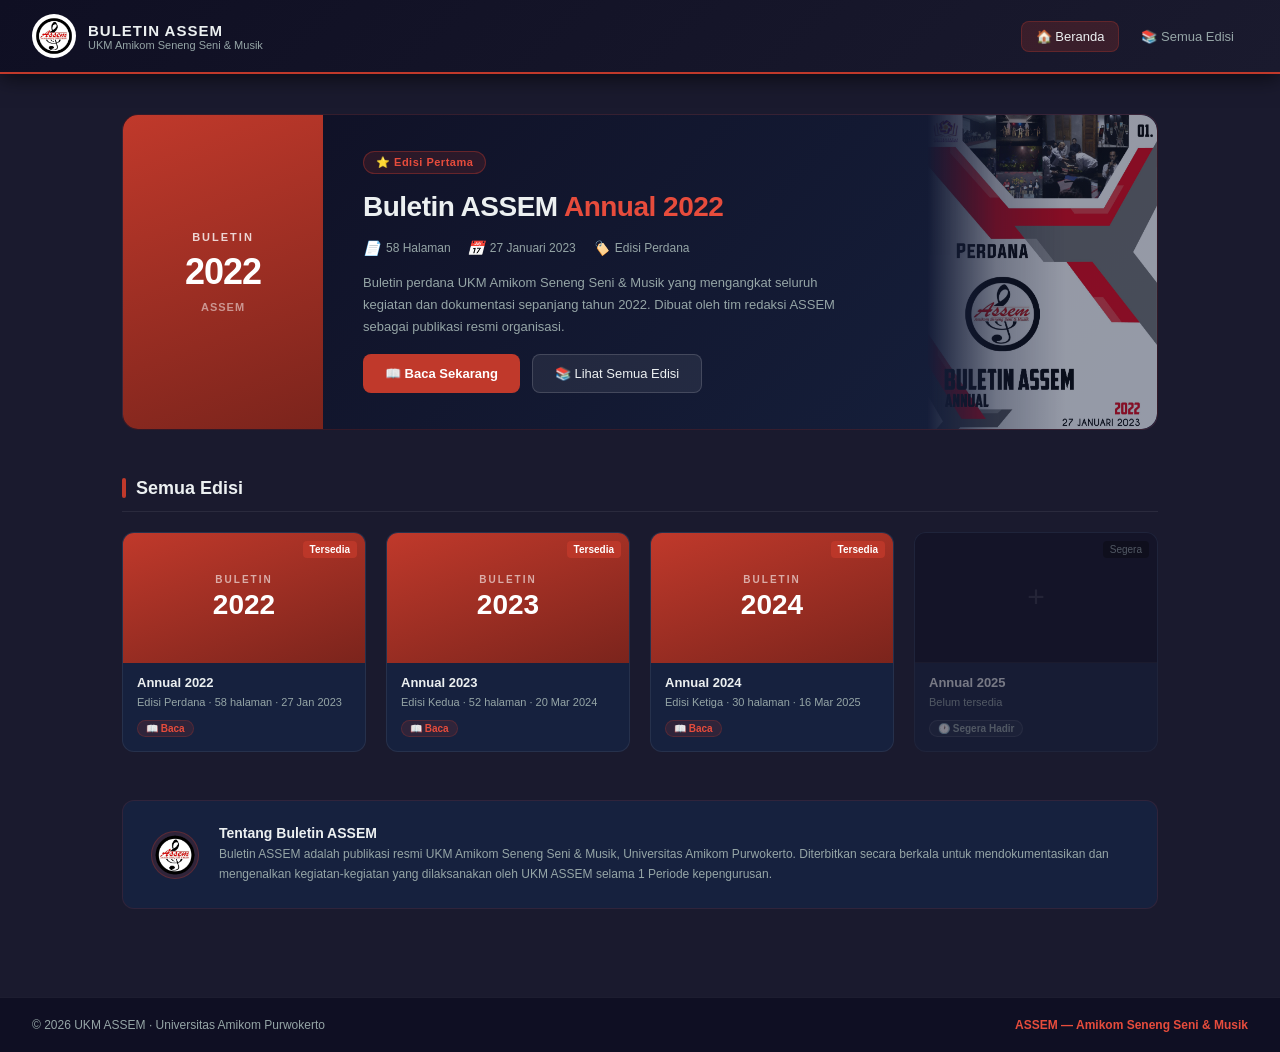
<file: ebook/Index.html>
<!DOCTYPE html>
<html lang="id">

<head>
  <meta charset="UTF-8" />
  <meta name="viewport" content="width=device-width, initial-scale=1.0" />
  <title>Buletin ASSEM — UKM Amikom Seneng Seni & Musik</title>
  <link rel="icon" href="images/Logo-Assem.png">
  <link rel="stylesheet" href="index.css" />
</head>

<body>

  <!-- ── HEADER ── -->
  <header>
    <div class="header-brand">
      <div class="header-logo">
        <img src="images/Logo-Assem.png" alt="Logo ASSEM" />
      </div>
      <div class="header-title">
        <h1>Buletin ASSEM</h1>
        <p>UKM Amikom Seneng Seni &amp; Musik</p>
      </div>
    </div>
    <nav class="header-nav">
      <a href="home.html" class="nav-link active">🏠 Beranda</a>
      <a href="#semua-edisi" class="nav-link">📚 Semua Edisi</a>
    </nav>
  </header>

  <!-- ── MAIN ── -->
  <main>

    <!-- HERO: Edisi Terbaru -->
    <section class="hero">
      <div class="hero-bg-deco"></div>

      <!-- Cover thumbnail dari halaman pertama -->
      <div class="hero-cover">
        <div class="hero-cover-placeholder">
          <span>Buletin</span>
          <span class="cover-year">2022</span>
          <span style="font-size:11px;color:rgba(255,255,255,0.5);letter-spacing:1px;">ASSEM</span>
        </div>
      </div>

      <!-- Konten tengah -->
      <div class="hero-content">
        <div class="hero-tag">⭐ Edisi Pertama</div>
        <h2 class="hero-title">Buletin ASSEM <span>Annual 2022</span></h2>
        <div class="hero-meta">
          <div class="hero-meta-item">
            <i>📄</i> 58 Halaman
          </div>
          <div class="hero-meta-item">
            <i>📅</i> 27 Januari 2023
          </div>
          <div class="hero-meta-item">
            <i>🏷️</i> Edisi Perdana
          </div>
        </div>
        <p class="hero-desc">
          Buletin perdana UKM Amikom Seneng Seni &amp; Musik yang mengangkat
          seluruh kegiatan dan dokumentasi sepanjang tahun 2022.
          Dibuat oleh tim redaksi ASSEM sebagai publikasi resmi organisasi.
        </p>
        <div class="hero-actions">
          <a href="buletin-assem-22/index.html" class="btn-primary">
            📖 Baca Sekarang
          </a>
          <a href="#semua-edisi" class="btn-secondary">
            📚 Lihat Semua Edisi
          </a>
        </div>
      </div>

      <!-- Cover kanan dengan efek fade -->
      <div class="hero-cover-right">
        <img src="images/cover-2022.jpg" alt="Cover Buletin ASSEM 2022" />
        <div class="hero-cover-right-fade"></div>
      </div>
    </section>

    <!-- SEMUA EDISI -->
    <section class="section" id="semua-edisi">
      <div class="section-header">
        <h2 class="section-title">Semua Edisi</h2>
      </div>

      <div class="cards-grid">

        <!-- Edisi 2022 — tersedia -->
        <a href="buletin-assem-22/index.html" class="card">
          <div class="card-cover">
            <div class="card-cover-placeholder filled">
              <span class="cover-label">Buletin</span>
              <span class="cover-year-big">2022</span>
            </div>
            <div class="card-badge new-badge">Tersedia</div>
          </div>
          <div class="card-body">
            <h3>Annual 2022</h3>
            <p>Edisi Perdana · 58 halaman · 27 Jan 2023</p>
            <div class="card-footer">
              <span class="card-tag available">📖 Baca</span>
              <span class="card-arrow">→</span>
            </div>
          </div>
        </a>

        <!-- Edisi 2023 — tersedia -->
        <a href="buletin-assem-23/index.html" class="card">
          <div class="card-cover">
            <div class="card-cover-placeholder filled">
              <span class="cover-label">Buletin</span>
              <span class="cover-year-big">2023</span>
            </div>
            <div class="card-badge new-badge">Tersedia</div>
          </div>
          <div class="card-body">
            <h3>Annual 2023</h3>
            <p>Edisi Kedua · 52 halaman · 20 Mar 2024</p>
            <div class="card-footer">
              <span class="card-tag available">📖 Baca</span>
              <span class="card-arrow">→</span>
            </div>
          </div>
        </a>

        <!-- Edisi 2024 — segera -->
        <a href="buletin-assem-24/index.html" class="card">
          <div class="card-cover">
            <div class="card-cover-placeholder filled">
              <span class="cover-label">Buletin</span>
              <span class="cover-year-big">2024</span>
            </div>
            <div class="card-badge new-badge">Tersedia</div>
          </div>
          <div class="card-body">
            <h3>Annual 2024</h3>
            <p>Edisi Ketiga · 30 halaman · 16 Mar 2025</p>
            <div class="card-footer">
              <span class="card-tag available">📖 Baca</span>
              <span class="card-arrow">→</span>
            </div>
          </div>
        </a>

        <!-- Edisi 2025 — segera -->
        <div class="card coming-soon">
          <div class="card-cover">
            <div class="card-cover-placeholder empty">
              <span class="cover-plus">+</span>
            </div>
            <div class="card-badge">Segera</div>
          </div>
          <div class="card-body">
            <h3>Annual 2025</h3>
            <p>Belum tersedia</p>
            <div class="card-footer">
              <span class="card-tag soon">🕐 Segera Hadir</span>
            </div>
          </div>
        </div>
      </div>
    </section>

    <!-- ABOUT STRIP -->
    <div class="about-strip">
      <div class="about-strip-icon"><img src="images/Logo-Assem.png" alt="Logo ASSEM" />
      </div>
      <div class="about-strip-text">
        <h3>Tentang Buletin ASSEM</h3>
        <p>
          Buletin ASSEM adalah publikasi resmi UKM Amikom Seneng Seni &amp; Musik,
          Universitas Amikom Purwokerto. Diterbitkan secara berkala untuk mendokumentasikan
          dan mengenalkan kegiatan-kegiatan yang dilaksanakan oleh UKM ASSEM selama 1 Periode kepengurusan.
        </p>
      </div>
    </div>

  </main>

  <!-- ── FOOTER ── -->
  <footer>
    <p>© 2026 UKM ASSEM · Universitas Amikom Purwokerto</p>
    <span class="footer-brand">ASSEM — Amikom Seneng Seni &amp; Musik</span>
  </footer>

</body>

</html>
</file>
<file: ebook/index.css>
*, *::before, *::after {
  box-sizing: border-box;
  margin: 0;
  padding: 0;
}

:root {
  --bg: #1a1a2e;
  --surface: #16213e;
  --surface2: #0f0f23;
  --accent: #c0392b;
  --accent2: #e74c3c;
  --text: #ecf0f1;
  --muted: #95a5a6;
  --shadow: rgba(0, 0, 0, 0.6);
}

body {
  background: var(--bg);
  color: var(--text);
  font-family: 'Segoe UI', sans-serif;
  min-height: 100vh;
  display: flex;
  flex-direction: column;
}

/* ── HEADER ── */
header {
  width: 100%;
  background: linear-gradient(135deg, #0f0f23 0%, #1a1a2e 100%);
  border-bottom: 2px solid var(--accent);
  padding: 14px 32px;
  display: flex;
  align-items: center;
  justify-content: space-between;
  position: sticky;
  top: 0;
  z-index: 100;
  box-shadow: 0 4px 20px var(--shadow);
}

.header-brand {
  display: flex;
  align-items: center;
  gap: 12px;
}

.header-logo {
  width: 44px;
  height: 44px;
  min-width: 44px;
  min-height: 44px;
  border-radius: 50%;
  overflow: hidden;
  flex-shrink: 0;
  background: #fff;
}

.header-logo img {
  width: 44px;
  height: 44px;
  max-width: 44px;
  max-height: 44px;
  object-fit: cover;
  display: block;
  border-radius: 50%;
}

.header-title h1 {
  font-size: 15px;
  font-weight: 700;
  letter-spacing: 1px;
  text-transform: uppercase;
}

.header-title p {
  font-size: 11px;
  color: var(--muted);
}

.header-nav {
  display: flex;
  align-items: center;
  gap: 8px;
}

.nav-link {
  background: transparent;
  border: none;
  color: var(--muted);
  font-size: 13px;
  padding: 7px 14px;
  border-radius: 8px;
  cursor: pointer;
  transition: color 0.2s, background 0.2s;
  text-decoration: none;
  display: flex;
  align-items: center;
  gap: 6px;
}

.nav-link:hover {
  color: var(--text);
  background: rgba(255, 255, 255, 0.07);
}

.nav-link.active {
  color: var(--text);
  background: rgba(192, 57, 43, 0.2);
  border: 1px solid rgba(192, 57, 43, 0.3);
}

/* ── MAIN ── */
main {
  flex: 1;
  max-width: 1100px;
  width: 100%;
  margin: 0 auto;
  padding: 40px 32px;
}

/* ── HERO ── */
.hero {
  position: relative;
  background: linear-gradient(135deg, var(--surface2) 0%, var(--surface) 100%);
  border-radius: 16px;
  overflow: hidden;
  margin-bottom: 48px;
  border: 1px solid rgba(192, 57, 43, 0.2);
  display: flex;
  min-height: 280px;
}

.hero-bg-deco {
  position: absolute;
  inset: 0;
  pointer-events: none;
  z-index: 1;
}

.hero-cover-right {
  position: absolute;
  right: 0;
  top: 0;
  width: 230px;
  height: 100%;
  flex-shrink: 0;
  pointer-events: none;
  z-index: 0;
  overflow: hidden;
  border-radius: 0 16px 16px 0;
}

.hero-cover-right img {
  position: absolute;
  inset: 0;
  width: 100%;
  height: 100%;
  object-fit: cover;
  object-position: center top;
  display: block;
  opacity: 0.55;
  -webkit-mask-image: linear-gradient(
    to right,
    transparent 0%,
    rgba(0,0,0,0.7) 30%,
    black 60%,
    black 100%
  );
  mask-image: linear-gradient(
    to right,
    transparent 0%,
    rgba(0,0,0,0.7) 30%,
    black 60%,
    black 100%
  );
}

.hero-cover-right-fade {
  display: none;
}

.hero-x-deco {
  position: absolute;
  right: -20px;
  top: -20px;
  width: 280px;
  height: 280px;
  opacity: 0.04;
  pointer-events: none;
}

.hero-cover {
  flex-shrink: 0;
  width: 200px;
  position: relative;
  overflow: hidden;
}

.hero-cover img {
  width: 100%;
  height: 100%;
  object-fit: cover;
  display: block;
}

.hero-cover-placeholder {
  width: 100%;
  height: 100%;
  background: linear-gradient(160deg, var(--accent) 0%, #7b241c 100%);
  display: flex;
  flex-direction: column;
  align-items: center;
  justify-content: center;
  gap: 8px;
}

.hero-cover-placeholder span {
  font-size: 11px;
  font-weight: 700;
  color: rgba(255, 255, 255, 0.8);
  letter-spacing: 2px;
  text-transform: uppercase;
}

.hero-cover-placeholder .cover-year {
  font-size: 36px;
  font-weight: 900;
  color: #fff;
  letter-spacing: -1px;
}

.hero-content {
  padding: 36px 40px;
  display: flex;
  flex-direction: column;
  justify-content: center;
  gap: 16px;
  position: relative;
  z-index: 1;
}

.hero-tag {
  display: inline-flex;
  align-items: center;
  gap: 6px;
  background: rgba(192, 57, 43, 0.15);
  border: 1px solid rgba(192, 57, 43, 0.4);
  border-radius: 20px;
  padding: 4px 12px;
  font-size: 11px;
  color: var(--accent2);
  width: fit-content;
  font-weight: 600;
  letter-spacing: 0.5px;
}

.hero-title {
  font-size: 28px;
  font-weight: 800;
  color: var(--text);
  line-height: 1.2;
  letter-spacing: -0.5px;
}

.hero-title span {
  color: var(--accent2);
}

.hero-meta {
  display: flex;
  align-items: center;
  gap: 16px;
  flex-wrap: wrap;
}

.hero-meta-item {
  display: flex;
  align-items: center;
  gap: 6px;
  font-size: 12px;
  color: var(--muted);
}

.hero-meta-item i {
  font-size: 14px;
  color: var(--accent);
}

.hero-desc {
  font-size: 13px;
  color: var(--muted);
  line-height: 1.7;
  max-width: 480px;
}

.hero-actions {
  display: flex;
  gap: 12px;
  flex-wrap: wrap;
}

.btn-primary {
  display: inline-flex;
  align-items: center;
  gap: 8px;
  background: var(--accent);
  color: #fff;
  border: none;
  border-radius: 8px;
  padding: 11px 22px;
  font-size: 13px;
  font-weight: 600;
  cursor: pointer;
  text-decoration: none;
  transition: background 0.2s, transform 0.15s;
}

.btn-primary:hover {
  background: var(--accent2);
  transform: translateY(-1px);
}

.btn-secondary {
  display: inline-flex;
  align-items: center;
  gap: 8px;
  background: rgba(255, 255, 255, 0.07);
  color: var(--text);
  border: 1px solid rgba(255, 255, 255, 0.15);
  border-radius: 8px;
  padding: 11px 22px;
  font-size: 13px;
  font-weight: 500;
  cursor: pointer;
  text-decoration: none;
  transition: background 0.2s, transform 0.15s;
}

.btn-secondary:hover {
  background: rgba(255, 255, 255, 0.12);
  transform: translateY(-1px);
}

/* ── SECTION ── */
.section {
  margin-bottom: 48px;
}

.section-header {
  display: flex;
  align-items: center;
  justify-content: space-between;
  margin-bottom: 20px;
  padding-bottom: 12px;
  border-bottom: 1px solid rgba(255, 255, 255, 0.07);
}

.section-title {
  font-size: 18px;
  font-weight: 700;
  color: var(--text);
  display: flex;
  align-items: center;
  gap: 10px;
}

.section-title::before {
  content: '';
  display: block;
  width: 4px;
  height: 20px;
  background: var(--accent);
  border-radius: 2px;
}

.section-link {
  font-size: 12px;
  color: var(--accent2);
  text-decoration: none;
  transition: opacity 0.2s;
}

.section-link:hover { opacity: 0.7; }

/* ── CARDS GRID ── */
.cards-grid {
  display: grid;
  grid-template-columns: repeat(auto-fill, minmax(200px, 1fr));
  gap: 20px;
}

.card {
  background: var(--surface);
  border-radius: 12px;
  overflow: hidden;
  border: 1px solid rgba(255, 255, 255, 0.07);
  transition: transform 0.2s, border-color 0.2s, box-shadow 0.2s;
  cursor: pointer;
  text-decoration: none;
  display: block;
  color: inherit;
}

.card:hover {
  transform: translateY(-4px);
  border-color: rgba(192, 57, 43, 0.4);
  box-shadow: 0 12px 40px rgba(0, 0, 0, 0.4);
}

.card.coming-soon {
  opacity: 0.45;
  cursor: default;
  pointer-events: none;
}

.card-cover {
  position: relative;
  height: 130px;
  overflow: hidden;
}

.card-cover img {
  width: 100%;
  height: 100%;
  object-fit: cover;
  display: block;
  transition: transform 0.3s;
}

.card:hover .card-cover img {
  transform: scale(1.04);
}

.card-cover-placeholder {
  width: 100%;
  height: 100%;
  display: flex;
  align-items: center;
  justify-content: center;
  flex-direction: column;
  gap: 4px;
}

.card-cover-placeholder.filled {
  background: linear-gradient(160deg, var(--accent) 0%, #7b241c 100%);
}

.card-cover-placeholder.empty {
  background: var(--surface2);
  border-bottom: 1px solid rgba(255, 255, 255, 0.06);
}

.card-cover-placeholder .cover-label {
  font-size: 10px;
  font-weight: 700;
  color: rgba(255, 255, 255, 0.6);
  letter-spacing: 2px;
  text-transform: uppercase;
}

.card-cover-placeholder .cover-year-big {
  font-size: 28px;
  font-weight: 900;
  color: #fff;
}

.card-cover-placeholder .cover-plus {
  font-size: 30px;
  color: rgba(255, 255, 255, 0.15);
}

.card-badge {
  position: absolute;
  top: 8px;
  right: 8px;
  background: rgba(0, 0, 0, 0.7);
  border-radius: 4px;
  padding: 3px 7px;
  font-size: 10px;
  color: var(--muted);
  backdrop-filter: blur(4px);
}

.card-badge.new-badge {
  background: rgba(192, 57, 43, 0.85);
  color: #fff;
  font-weight: 600;
}

.card-body {
  padding: 12px 14px 14px;
}

.card-body h3 {
  font-size: 13px;
  font-weight: 700;
  color: var(--text);
  margin-bottom: 4px;
}

.card-body p {
  font-size: 11px;
  color: var(--muted);
  margin-bottom: 10px;
  line-height: 1.5;
}

.card-footer {
  display: flex;
  align-items: center;
  justify-content: space-between;
}

.card-tag {
  font-size: 10px;
  padding: 2px 8px;
  border-radius: 20px;
  font-weight: 600;
}

.card-tag.available {
  background: rgba(192, 57, 43, 0.15);
  color: var(--accent2);
  border: 1px solid rgba(192, 57, 43, 0.25);
}

.card-tag.soon {
  background: rgba(255, 255, 255, 0.05);
  color: var(--muted);
  border: 1px solid rgba(255, 255, 255, 0.1);
}

.card-arrow {
  font-size: 14px;
  color: var(--accent);
  opacity: 0;
  transition: opacity 0.2s, transform 0.2s;
}

.card:hover .card-arrow {
  opacity: 1;
  transform: translateX(3px);
}

/* ── ABOUT STRIP ── */
.about-strip {
  background: var(--surface);
  border-radius: 12px;
  padding: 24px 28px;
  border: 1px solid rgba(192, 57, 43, 0.15);
  display: flex;
  align-items: center;
  gap: 20px;
  margin-bottom: 48px;
}

.about-strip-icon {
  width: 48px;
  height: 48px;
  min-width: 48px;
  min-height: 48px;
  border-radius: 50%;
  background: rgba(192, 57, 43, 0.15);
  border: 1px solid rgba(192, 57, 43, 0.3);
  display: flex;
  align-items: center;
  justify-content: center;
  flex-shrink: 0;
  overflow: hidden;
  font-size: 22px;
  color: var(--accent);
}

.about-strip-icon img {
  width: 48px;
  height: 48px;
  max-width: 48px;
  max-height: 48px;
  object-fit: cover;
  display: block;
  border-radius: 50%;
}

.about-strip-text h3 {
  font-size: 14px;
  font-weight: 700;
  color: var(--text);
  margin-bottom: 4px;
}

.about-strip-text p {
  font-size: 12px;
  color: var(--muted);
  line-height: 1.6;
}

/* ── FOOTER ── */
footer {
  background: var(--surface2);
  border-top: 1px solid rgba(255, 255, 255, 0.06);
  padding: 20px 32px;
  display: flex;
  align-items: center;
  justify-content: space-between;
  flex-wrap: wrap;
  gap: 8px;
}

footer p {
  font-size: 12px;
  color: var(--muted);
}

footer .footer-brand {
  font-size: 12px;
  color: var(--accent2);
  font-weight: 600;
}

/* ── RESPONSIVE ── */
@media (max-width: 900px) {
  .hero-cover-right { display: none; }
}

@media (max-width: 768px) {
  header { padding: 12px 16px; }
  main { padding: 24px 16px; }
  .hero { flex-direction: column; min-height: auto; }
  .hero-cover { width: 100%; height: 180px; }
  .hero-content { padding: 24px 20px; }
  .hero-title { font-size: 22px; }
  .cards-grid { grid-template-columns: repeat(auto-fill, minmax(160px, 1fr)); gap: 14px; }
  .about-strip { flex-direction: column; text-align: center; }
  footer { justify-content: center; text-align: center; }
}

@media (max-width: 480px) {
  .header-title p { display: none; }
  .hero-title { font-size: 18px; }
  .cards-grid { grid-template-columns: 1fr 1fr; }
}
</file>
<file: ebook/home.css>
*, *::before, *::after {
  box-sizing: border-box;
  margin: 0;
  padding: 0;
}

:root {
  --bg: #1a1a2e;
  --surface: #16213e;
  --surface2: #0f0f23;
  --accent: #c0392b;
  --accent2: #e74c3c;
  --text: #ecf0f1;
  --muted: #95a5a6;
  --shadow: rgba(0, 0, 0, 0.6);
}

body {
  background: var(--bg);
  color: var(--text);
  font-family: 'Segoe UI', sans-serif;
  min-height: 100vh;
  display: flex;
  flex-direction: column;
}

/* ── HEADER ── */
header {
  width: 100%;
  background: linear-gradient(135deg, #0f0f23 0%, #1a1a2e 100%);
  border-bottom: 2px solid var(--accent);
  padding: 14px 32px;
  display: flex;
  align-items: center;
  justify-content: space-between;
  position: sticky;
  top: 0;
  z-index: 100;
  box-shadow: 0 4px 20px var(--shadow);
}

.header-brand {
  display: flex;
  align-items: center;
  gap: 12px;
}

.header-logo {
  width: 44px;
  height: 44px;
  min-width: 44px;
  min-height: 44px;
  border-radius: 50%;
  overflow: hidden;
  flex-shrink: 0;
  background: #fff;
}

.header-logo img {
  width: 44px;
  height: 44px;
  max-width: 44px;
  max-height: 44px;
  object-fit: cover;
  display: block;
  border-radius: 50%;
}

.header-title h1 {
  font-size: 15px;
  font-weight: 700;
  letter-spacing: 1px;
  text-transform: uppercase;
}

.header-title p {
  font-size: 11px;
  color: var(--muted);
}

.header-nav {
  display: flex;
  align-items: center;
  gap: 8px;
}

.nav-link {
  background: transparent;
  border: none;
  color: var(--muted);
  font-size: 13px;
  padding: 7px 14px;
  border-radius: 8px;
  cursor: pointer;
  transition: color 0.2s, background 0.2s;
  text-decoration: none;
  display: flex;
  align-items: center;
  gap: 6px;
}

.nav-link:hover {
  color: var(--text);
  background: rgba(255, 255, 255, 0.07);
}

.nav-link.active {
  color: var(--text);
  background: rgba(192, 57, 43, 0.2);
  border: 1px solid rgba(192, 57, 43, 0.3);
}

/* ── MAIN ── */
main {
  flex: 1;
  max-width: 1100px;
  width: 100%;
  margin: 0 auto;
  padding: 40px 32px;
}

/* ── HERO ── */
.hero {
  position: relative;
  background: linear-gradient(135deg, var(--surface2) 0%, var(--surface) 100%);
  border-radius: 16px;
  overflow: hidden;
  margin-bottom: 48px;
  border: 1px solid rgba(192, 57, 43, 0.2);
  display: flex;
  min-height: 280px;
}

.hero-bg-deco {
  position: absolute;
  inset: 0;
  pointer-events: none;
  z-index: 1;
}

.hero-cover-right {
  position: absolute;
  right: 0;
  top: 0;
  width: 230px;
  height: 100%;
  flex-shrink: 0;
  pointer-events: none;
  z-index: 0;
  overflow: hidden;
  border-radius: 0 16px 16px 0;
}

.hero-cover-right img {
  position: absolute;
  inset: 0;
  width: 100%;
  height: 100%;
  object-fit: cover;
  object-position: center top;
  display: block;
  opacity: 0.55;
  -webkit-mask-image: linear-gradient(
    to right,
    transparent 0%,
    rgba(0,0,0,0.7) 30%,
    black 60%,
    black 100%
  );
  mask-image: linear-gradient(
    to right,
    transparent 0%,
    rgba(0,0,0,0.7) 30%,
    black 60%,
    black 100%
  );
}

.hero-cover-right-fade {
  display: none;
}

.hero-x-deco {
  position: absolute;
  right: -20px;
  top: -20px;
  width: 280px;
  height: 280px;
  opacity: 0.04;
  pointer-events: none;
}

.hero-cover {
  flex-shrink: 0;
  width: 200px;
  position: relative;
  overflow: hidden;
}

.hero-cover img {
  width: 100%;
  height: 100%;
  object-fit: cover;
  display: block;
}

.hero-cover-placeholder {
  width: 100%;
  height: 100%;
  background: linear-gradient(160deg, var(--accent) 0%, #7b241c 100%);
  display: flex;
  flex-direction: column;
  align-items: center;
  justify-content: center;
  gap: 8px;
}

.hero-cover-placeholder span {
  font-size: 11px;
  font-weight: 700;
  color: rgba(255, 255, 255, 0.8);
  letter-spacing: 2px;
  text-transform: uppercase;
}

.hero-cover-placeholder .cover-year {
  font-size: 36px;
  font-weight: 900;
  color: #fff;
  letter-spacing: -1px;
}

.hero-content {
  padding: 36px 40px;
  display: flex;
  flex-direction: column;
  justify-content: center;
  gap: 16px;
  position: relative;
  z-index: 1;
}

.hero-tag {
  display: inline-flex;
  align-items: center;
  gap: 6px;
  background: rgba(192, 57, 43, 0.15);
  border: 1px solid rgba(192, 57, 43, 0.4);
  border-radius: 20px;
  padding: 4px 12px;
  font-size: 11px;
  color: var(--accent2);
  width: fit-content;
  font-weight: 600;
  letter-spacing: 0.5px;
}

.hero-title {
  font-size: 28px;
  font-weight: 800;
  color: var(--text);
  line-height: 1.2;
  letter-spacing: -0.5px;
}

.hero-title span {
  color: var(--accent2);
}

.hero-meta {
  display: flex;
  align-items: center;
  gap: 16px;
  flex-wrap: wrap;
}

.hero-meta-item {
  display: flex;
  align-items: center;
  gap: 6px;
  font-size: 12px;
  color: var(--muted);
}

.hero-meta-item i {
  font-size: 14px;
  color: var(--accent);
}

.hero-desc {
  font-size: 13px;
  color: var(--muted);
  line-height: 1.7;
  max-width: 480px;
}

.hero-actions {
  display: flex;
  gap: 12px;
  flex-wrap: wrap;
}

.btn-primary {
  display: inline-flex;
  align-items: center;
  gap: 8px;
  background: var(--accent);
  color: #fff;
  border: none;
  border-radius: 8px;
  padding: 11px 22px;
  font-size: 13px;
  font-weight: 600;
  cursor: pointer;
  text-decoration: none;
  transition: background 0.2s, transform 0.15s;
}

.btn-primary:hover {
  background: var(--accent2);
  transform: translateY(-1px);
}

.btn-secondary {
  display: inline-flex;
  align-items: center;
  gap: 8px;
  background: rgba(255, 255, 255, 0.07);
  color: var(--text);
  border: 1px solid rgba(255, 255, 255, 0.15);
  border-radius: 8px;
  padding: 11px 22px;
  font-size: 13px;
  font-weight: 500;
  cursor: pointer;
  text-decoration: none;
  transition: background 0.2s, transform 0.15s;
}

.btn-secondary:hover {
  background: rgba(255, 255, 255, 0.12);
  transform: translateY(-1px);
}

/* ── SECTION ── */
.section {
  margin-bottom: 48px;
}

.section-header {
  display: flex;
  align-items: center;
  justify-content: space-between;
  margin-bottom: 20px;
  padding-bottom: 12px;
  border-bottom: 1px solid rgba(255, 255, 255, 0.07);
}

.section-title {
  font-size: 18px;
  font-weight: 700;
  color: var(--text);
  display: flex;
  align-items: center;
  gap: 10px;
}

.section-title::before {
  content: '';
  display: block;
  width: 4px;
  height: 20px;
  background: var(--accent);
  border-radius: 2px;
}

.section-link {
  font-size: 12px;
  color: var(--accent2);
  text-decoration: none;
  transition: opacity 0.2s;
}

.section-link:hover { opacity: 0.7; }

/* ── CARDS GRID ── */
.cards-grid {
  display: grid;
  grid-template-columns: repeat(auto-fill, minmax(200px, 1fr));
  gap: 20px;
}

.card {
  background: var(--surface);
  border-radius: 12px;
  overflow: hidden;
  border: 1px solid rgba(255, 255, 255, 0.07);
  transition: transform 0.2s, border-color 0.2s, box-shadow 0.2s;
  cursor: pointer;
  text-decoration: none;
  display: block;
  color: inherit;
}

.card:hover {
  transform: translateY(-4px);
  border-color: rgba(192, 57, 43, 0.4);
  box-shadow: 0 12px 40px rgba(0, 0, 0, 0.4);
}

.card.coming-soon {
  opacity: 0.45;
  cursor: default;
  pointer-events: none;
}

.card-cover {
  position: relative;
  height: 130px;
  overflow: hidden;
}

.card-cover img {
  width: 100%;
  height: 100%;
  object-fit: cover;
  display: block;
  transition: transform 0.3s;
}

.card:hover .card-cover img {
  transform: scale(1.04);
}

.card-cover-placeholder {
  width: 100%;
  height: 100%;
  display: flex;
  align-items: center;
  justify-content: center;
  flex-direction: column;
  gap: 4px;
}

.card-cover-placeholder.filled {
  background: linear-gradient(160deg, var(--accent) 0%, #7b241c 100%);
}

.card-cover-placeholder.empty {
  background: var(--surface2);
  border-bottom: 1px solid rgba(255, 255, 255, 0.06);
}

.card-cover-placeholder .cover-label {
  font-size: 10px;
  font-weight: 700;
  color: rgba(255, 255, 255, 0.6);
  letter-spacing: 2px;
  text-transform: uppercase;
}

.card-cover-placeholder .cover-year-big {
  font-size: 28px;
  font-weight: 900;
  color: #fff;
}

.card-cover-placeholder .cover-plus {
  font-size: 30px;
  color: rgba(255, 255, 255, 0.15);
}

.card-badge {
  position: absolute;
  top: 8px;
  right: 8px;
  background: rgba(0, 0, 0, 0.7);
  border-radius: 4px;
  padding: 3px 7px;
  font-size: 10px;
  color: var(--muted);
  backdrop-filter: blur(4px);
}

.card-badge.new-badge {
  background: rgba(192, 57, 43, 0.85);
  color: #fff;
  font-weight: 600;
}

.card-body {
  padding: 12px 14px 14px;
}

.card-body h3 {
  font-size: 13px;
  font-weight: 700;
  color: var(--text);
  margin-bottom: 4px;
}

.card-body p {
  font-size: 11px;
  color: var(--muted);
  margin-bottom: 10px;
  line-height: 1.5;
}

.card-footer {
  display: flex;
  align-items: center;
  justify-content: space-between;
}

.card-tag {
  font-size: 10px;
  padding: 2px 8px;
  border-radius: 20px;
  font-weight: 600;
}

.card-tag.available {
  background: rgba(192, 57, 43, 0.15);
  color: var(--accent2);
  border: 1px solid rgba(192, 57, 43, 0.25);
}

.card-tag.soon {
  background: rgba(255, 255, 255, 0.05);
  color: var(--muted);
  border: 1px solid rgba(255, 255, 255, 0.1);
}

.card-arrow {
  font-size: 14px;
  color: var(--accent);
  opacity: 0;
  transition: opacity 0.2s, transform 0.2s;
}

.card:hover .card-arrow {
  opacity: 1;
  transform: translateX(3px);
}

/* ── ABOUT STRIP ── */
.about-strip {
  background: var(--surface);
  border-radius: 12px;
  padding: 24px 28px;
  border: 1px solid rgba(192, 57, 43, 0.15);
  display: flex;
  align-items: center;
  gap: 20px;
  margin-bottom: 48px;
}

.about-strip-icon {
  width: 48px;
  height: 48px;
  min-width: 48px;
  min-height: 48px;
  border-radius: 50%;
  background: rgba(192, 57, 43, 0.15);
  border: 1px solid rgba(192, 57, 43, 0.3);
  display: flex;
  align-items: center;
  justify-content: center;
  flex-shrink: 0;
  overflow: hidden;
  font-size: 22px;
  color: var(--accent);
}

.about-strip-icon img {
  width: 48px;
  height: 48px;
  max-width: 48px;
  max-height: 48px;
  object-fit: cover;
  display: block;
  border-radius: 50%;
}

.about-strip-text h3 {
  font-size: 14px;
  font-weight: 700;
  color: var(--text);
  margin-bottom: 4px;
}

.about-strip-text p {
  font-size: 12px;
  color: var(--muted);
  line-height: 1.6;
}

/* ── FOOTER ── */
footer {
  background: var(--surface2);
  border-top: 1px solid rgba(255, 255, 255, 0.06);
  padding: 20px 32px;
  display: flex;
  align-items: center;
  justify-content: space-between;
  flex-wrap: wrap;
  gap: 8px;
}

footer p {
  font-size: 12px;
  color: var(--muted);
}

footer .footer-brand {
  font-size: 12px;
  color: var(--accent2);
  font-weight: 600;
}

/* ── RESPONSIVE ── */
@media (max-width: 900px) {
  .hero-cover-right { display: none; }
}

@media (max-width: 768px) {
  header { padding: 12px 16px; }
  main { padding: 24px 16px; }
  .hero { flex-direction: column; min-height: auto; }
  .hero-cover { width: 100%; height: 180px; }
  .hero-content { padding: 24px 20px; }
  .hero-title { font-size: 22px; }
  .cards-grid { grid-template-columns: repeat(auto-fill, minmax(160px, 1fr)); gap: 14px; }
  .about-strip { flex-direction: column; text-align: center; }
  footer { justify-content: center; text-align: center; }
}

@media (max-width: 480px) {
  .header-title p { display: none; }
  .hero-title { font-size: 18px; }
  .cards-grid { grid-template-columns: 1fr 1fr; }
}
</file>
